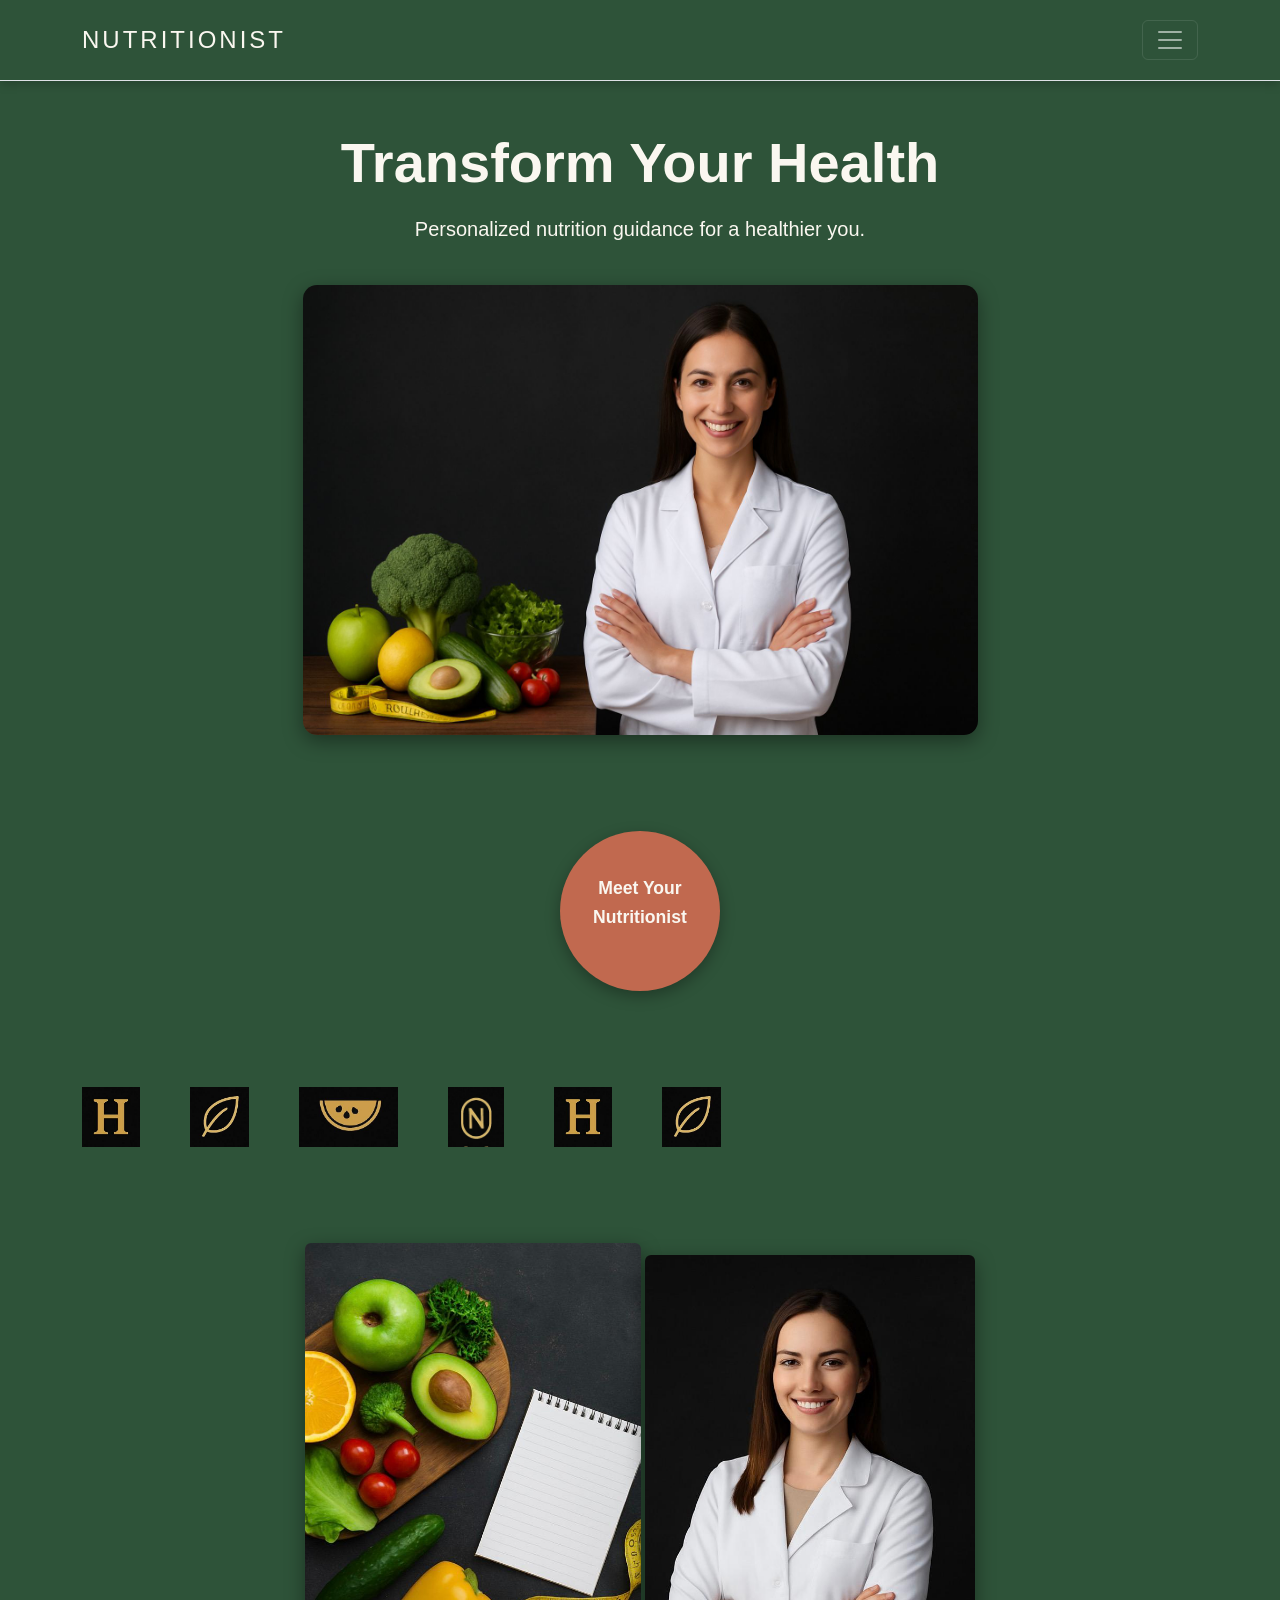
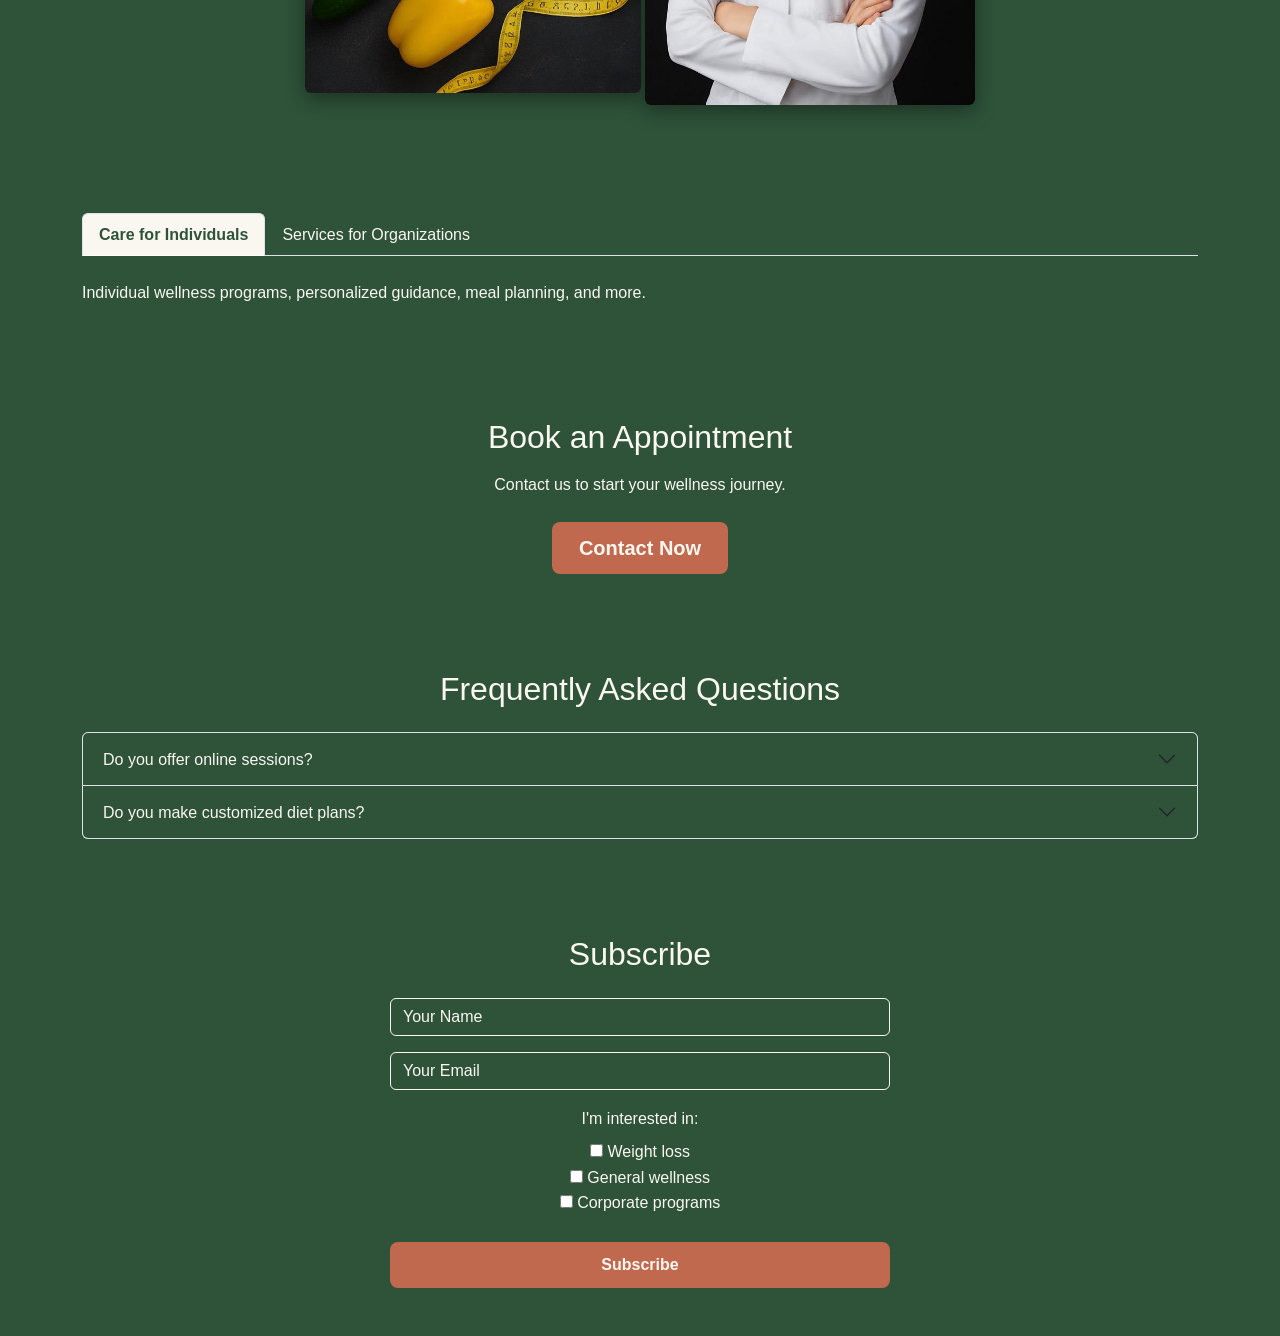
<file: index.html>
<!DOCTYPE html>
<html lang="en">
  <head>
    <meta charset="UTF-8" />
    <meta name="viewport" content="width=device-width, initial-scale=1.0" />
    <title>Nutritionist Website</title>
    <!-- Bootstrap -->
    <link
      href="https://cdn.jsdelivr.net/npm/bootstrap@5.3.2/dist/css/bootstrap.min.css"
      rel="stylesheet"
    />
    <!-- Custom CSS -->
    <link rel="stylesheet" href="assets/css/style.css" />
  </head>
  <body>
    <!-- NAVBAR -->
    <nav class="navbar navbar-expand-lg navbar-dark py-3 border-bottom">
      <div class="container d-flex justify-content-between align-items-center">
        <a class="navbar-brand brand-logo" href="index.html">Nutritionist</a>
        <button
          class="navbar-toggler d-block"
          type="button"
          data-bs-toggle="offcanvas"
          data-bs-target="#sidebarMenu"
        >
          <span class="navbar-toggler-icon"></span>
        </button>
      </div>
    </nav>

    <!-- SIDEBAR -->
    <div class="offcanvas offcanvas-start" tabindex="-1" id="sidebarMenu">
      <div class="offcanvas-header">
        <h5 class="offcanvas-title fw-bold">Menu</h5>
        <button
          type="button"
          class="btn-close"
          data-bs-dismiss="offcanvas"
        ></button>
      </div>
      <div class="offcanvas-body">
        <ul class="navbar-nav">
          <li class="nav-item">
            <a class="nav-link" href="index.html">Home</a>
          </li>
          <li class="nav-item">
            <a class="nav-link" href="bmi.html">BMI Calculator</a>
          </li>
          <li class="nav-item">
            <a class="nav-link" href="calorie.html">Calorie Calculator</a>
          </li>
          <li class="nav-item">
            <a class="nav-link" href="about.html">About Nutritionist</a>
          </li>
          <li class="nav-item">
            <a class="nav-link" href="success.html">Success Stories</a>
          </li>
          <li class="nav-item">
            <a class="nav-link" href="pricing.html">Pricing Plans</a>
          </li>
        </ul>
      </div>
    </div>

    <!-- HERO -->
    <section
      id="hero"
      class="hero-section d-flex align-items-center text-center py-5"
    >
      <div class="container">
        <h1 class="display-4 fw-bold">Transform Your Health</h1>
        <p class="lead mt-3">
          Personalized nutrition guidance for a healthier you.
        </p>
        <img
          src="assets/images/hero.jpeg"
          class="img-fluid mt-4 fake-img"
          alt="Hero Image"
        />
      </div>
    </section>

    <!-- CIRCLE INTRO -->
    <section class="py-5 text-center">
      <div class="container">
        <div class="circle-intro">
          <p>Meet Your Nutritionist</p>
        </div>
      </div>
    </section>

    <!-- LOGO SLIDER -->
    <section class="py-5">
      <div class="container overflow-hidden">
        <div class="logo-track">
          <img src="assets/images/logo1.jpeg" class="logo-item" alt="logo" />
          <img src="assets/images/logo2.jpeg" class="logo-item" alt="logo" />
          <img src="assets/images/logo3.jpeg" class="logo-item" alt="logo" />
          <img src="assets/images/logo4.jpeg" class="logo-item" alt="logo" />
          <img src="assets/images/logo1.jpeg" class="logo-item" alt="logo" />
          <img src="assets/images/logo2.jpeg" class="logo-item" alt="logo" />
        </div>
      </div>
    </section>
    <!-- IMAGE SECTION -->
    <section class="py-5">
      <div class="container text-center">
        <img
          src="assets/images/pic1.jpeg"
          class="img-fluid rounded fake-img mb-4"
          alt="pic"
        />
        <img
          src="assets/images/pic2.jpeg"
          class="img-fluid rounded fake-img"
          alt="pic"
        />
      </div>
    </section>

    <!-- TABS SECTION -->
    <section class="py-5" id="services">
      <div class="container">
        <ul class="nav nav-tabs mb-4" id="servicesTab">
          <li class="nav-item">
            <button
              class="nav-link active"
              data-bs-toggle="tab"
              data-bs-target="#indiv"
            >
              Care for Individuals
            </button>
          </li>
          <li class="nav-item">
            <button class="nav-link" data-bs-toggle="tab" data-bs-target="#org">
              Services for Organizations
            </button>
          </li>
        </ul>
        <div class="tab-content">
          <div class="tab-pane fade show active" id="indiv">
            <p>
              Individual wellness programs, personalized guidance, meal
              planning, and more.
            </p>
          </div>
          <div class="tab-pane fade" id="org">
            <p>
              Corporate wellness programs, workshops, and health consultations
              for organizations.
            </p>
          </div>
        </div>
      </div>
    </section>

    <!-- CONTACT -->
    <section id="contact" class="py-5 text-center">
      <div class="container">
        <h2 class="mb-3">Book an Appointment</h2>
        <p class="mb-4">Contact us to start your wellness journey.</p>
        <a href="#" class="btn btn-terracotta btn-lg">Contact Now</a>
      </div>
    </section>

    <!-- FAQ -->
    <section id="faq" class="py-5">
      <div class="container">
        <h2 class="text-center mb-4">Frequently Asked Questions</h2>
        <div class="accordion" id="faqAccordion">
          <div class="accordion-item">
            <h2 class="accordion-header">
              <button
                class="accordion-button collapsed"
                data-bs-toggle="collapse"
                data-bs-target="#q1"
              >
                Do you offer online sessions?
              </button>
            </h2>
            <div
              id="q1"
              class="accordion-collapse collapse"
              data-bs-parent="#faqAccordion"
            >
              <div class="accordion-body">
                Yes, we offer online consultation sessions for your convenience.
              </div>
            </div>
          </div>
          <div class="accordion-item">
            <h2 class="accordion-header">
              <button
                class="accordion-button collapsed"
                data-bs-toggle="collapse"
                data-bs-target="#q2"
              >
                Do you make customized diet plans?
              </button>
            </h2>
            <div
              id="q2"
              class="accordion-collapse collapse"
              data-bs-parent="#faqAccordion"
            >
              <div class="accordion-body">
                Absolutely! Every plan is personalized based on your goals and
                health condition.
              </div>
            </div>
          </div>
        </div>
      </div>
    </section>

    <!-- SUBSCRIBE -->
    <section class="py-5 text-center">
      <div class="container">
        <h2 class="mb-4">Subscribe</h2>
        <form class="mx-auto" style="max-width: 500px">
          <input
            type="text"
            class="form-control mb-3"
            placeholder="Your Name"
          />
          <input
            type="email"
            class="form-control mb-3"
            placeholder="Your Email"
          />
          <label class="form-label mb-2">I'm interested in:</label><br />
          <input type="checkbox" /> Weight loss<br />
          <input type="checkbox" /> General wellness<br />
          <input type="checkbox" /> Corporate programs<br /><br />
          <button type="submit" class="btn btn-terracotta w-100">
            Subscribe
          </button>
        </form>
      </div>
    </section>

    <!-- JS -->
    <script src="https://cdn.jsdelivr.net/npm/bootstrap@5.3.2/dist/js/bootstrap.bundle.min.js"></script>
    <script src="assets/js/script.js"></script>
  </body>
</html>
</file>
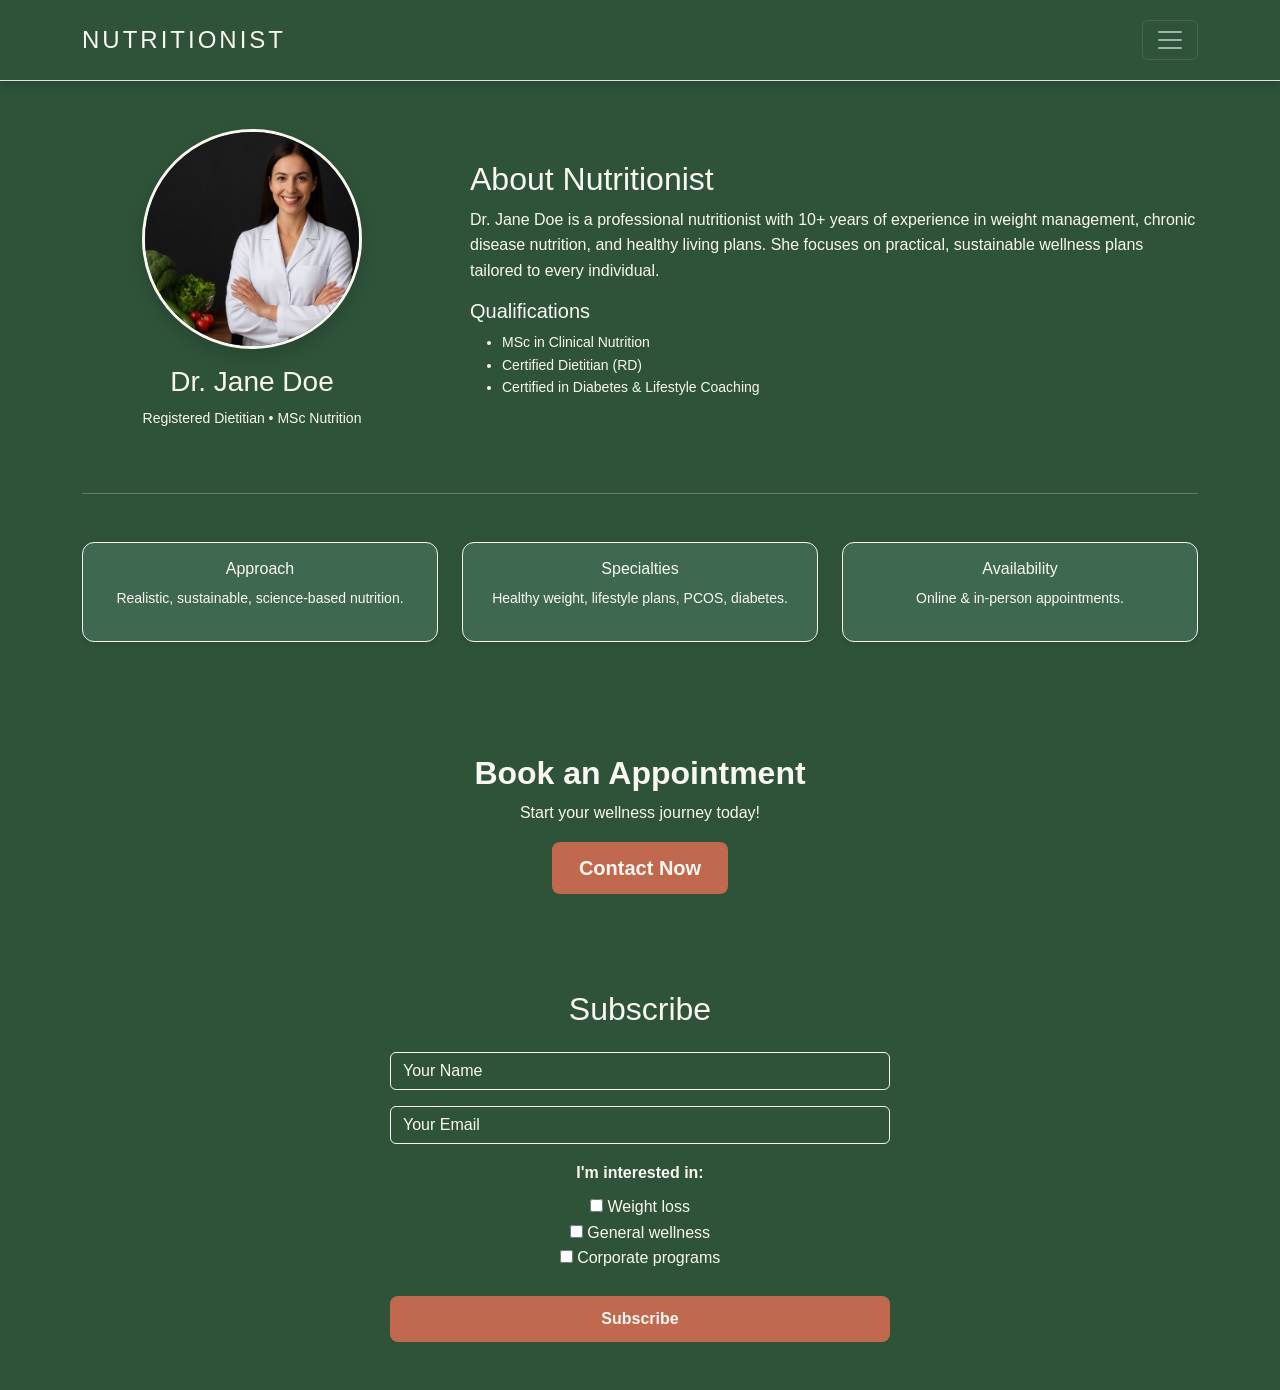
<file: about.html>
<!DOCTYPE html>
<html lang="en">
  <head>
    <meta charset="UTF-8" />
    <meta name="viewport" content="width=device-width, initial-scale=1.0" />
    <title>About Nutritionist | Nutritionist</title>

    <!-- Bootstrap -->
    <link
      href="https://cdn.jsdelivr.net/npm/bootstrap@5.3.2/dist/css/bootstrap.min.css"
      rel="stylesheet"
    />
    <!-- Custom CSS -->
    <link rel="stylesheet" href="assets/css/style.css" />
  </head>

  <body class="bg-forest text-cream">
    <!-- NAVBAR -->
    <nav class="navbar navbar-expand-lg navbar-dark py-3 border-bottom">
      <div class="container d-flex justify-content-between align-items-center">
        <a class="navbar-brand brand-logo" href="index.html">Nutritionist</a>
        <button
          class="navbar-toggler d-block"
          type="button"
          data-bs-toggle="offcanvas"
          data-bs-target="#sidebarMenu"
        >
          <span class="navbar-toggler-icon"></span>
        </button>
      </div>
    </nav>

    <!-- SIDEBAR -->
    <div class="offcanvas offcanvas-start" tabindex="-1" id="sidebarMenu">
      <div class="offcanvas-header">
        <h5 class="offcanvas-title fw-bold">Menu</h5>
        <button
          type="button"
          class="btn-close"
          data-bs-dismiss="offcanvas"
        ></button>
      </div>
      <div class="offcanvas-body">
        <ul class="navbar-nav">
          <li class="nav-item">
            <a class="nav-link text-cream" href="index.html">Home</a>
          </li>
          <li class="nav-item">
            <a class="nav-link text-cream" href="bmi.html">BMI Calculator</a>
          </li>
          <li class="nav-item">
            <a class="nav-link text-cream" href="calorie.html"
              >Calorie Calculator</a
            >
          </li>
          <li class="nav-item">
            <a class="nav-link active text-terracotta" href="about.html"
              >About Nutritionist</a
            >
          </li>
          <li class="nav-item">
            <a class="nav-link text-cream" href="success.html"
              >Success Stories</a
            >
          </li>
          <li class="nav-item">
            <a class="nav-link text-cream" href="pricing.html">Pricing Plans</a>
          </li>
        </ul>
      </div>
    </div>

    <!-- PAGE CONTENT -->
    <section class="container py-5">
      <div class="row g-5 align-items-center">
        <div class="col-md-4 text-center">
          <img
            src="assets/images/hero.jpeg"
            alt="Nutritionist"
            class="rounded-circle shadow"
            style="
              width: 220px;
              height: 220px;
              object-fit: cover;
              border: 3px solid var(--cream);
            "
          />
          <h3 class="mt-3">Dr. Jane Doe</h3>
          <p class="small">Registered Dietitian • MSc Nutrition</p>
        </div>

        <div class="col-md-8">
          <h2>About Nutritionist</h2>
          <p>
            Dr. Jane Doe is a professional nutritionist with 10+ years of
            experience in weight management, chronic disease nutrition, and
            healthy living plans. She focuses on practical, sustainable wellness
            plans tailored to every individual.
          </p>

          <h5 class="mt-3">Qualifications</h5>
          <ul class="small">
            <li>MSc in Clinical Nutrition</li>
            <li>Certified Dietitian (RD)</li>
            <li>Certified in Diabetes & Lifestyle Coaching</li>
          </ul>
        </div>
      </div>

      <hr class="my-5 border-cream" />

      <div class="row text-center">
        <div class="col-md-4 mb-3">
          <div class="card p-3 shadow-sm">
            <h6>Approach</h6>
            <p class="small">
              Realistic, sustainable, science-based nutrition.
            </p>
          </div>
        </div>

        <div class="col-md-4 mb-3">
          <div class="card p-3 shadow-sm">
            <h6>Specialties</h6>
            <p class="small">
              Healthy weight, lifestyle plans, PCOS, diabetes.
            </p>
          </div>
        </div>

        <div class="col-md-4 mb-3">
          <div class="card p-3 shadow-sm">
            <h6>Availability</h6>
            <p class="small">Online & in-person appointments.</p>
          </div>
        </div>
      </div>
    </section>

    <!-- CONTACT SECTION -->
    <section class="py-5 text-center bg-forest">
      <h2 class="fw-bold mb-2">Book an Appointment</h2>
      <p>Start your wellness journey today!</p>
      <a href="#" class="btn btn-terracotta btn-lg">Contact Now</a>
    </section>

    <!-- SUBSCRIBE SECTION -->
    <section class="py-5">
      <div class="container text-center">
        <h2 class="mb-4">Subscribe</h2>
        <form class="mx-auto" style="max-width: 500px">
          <input
            type="text"
            class="form-control mb-3"
            placeholder="Your Name"
          />
          <input
            type="email"
            class="form-control mb-3"
            placeholder="Your Email"
          />
          <label class="form-label fw-semibold">I'm interested in:</label><br />
          <input type="checkbox" /> Weight loss <br />
          <input type="checkbox" /> General wellness <br />
          <input type="checkbox" /> Corporate programs <br /><br />
          <button type="submit" class="btn btn-terracotta w-100">
            Subscribe
          </button>
        </form>
      </div>
    </section>

    <!-- JS -->
    <script src="https://cdn.jsdelivr.net/npm/bootstrap@5.3.2/dist/js/bootstrap.bundle.min.js"></script>
    <script src="assets/js/script.js"></script>
  </body>
</html>
</file>
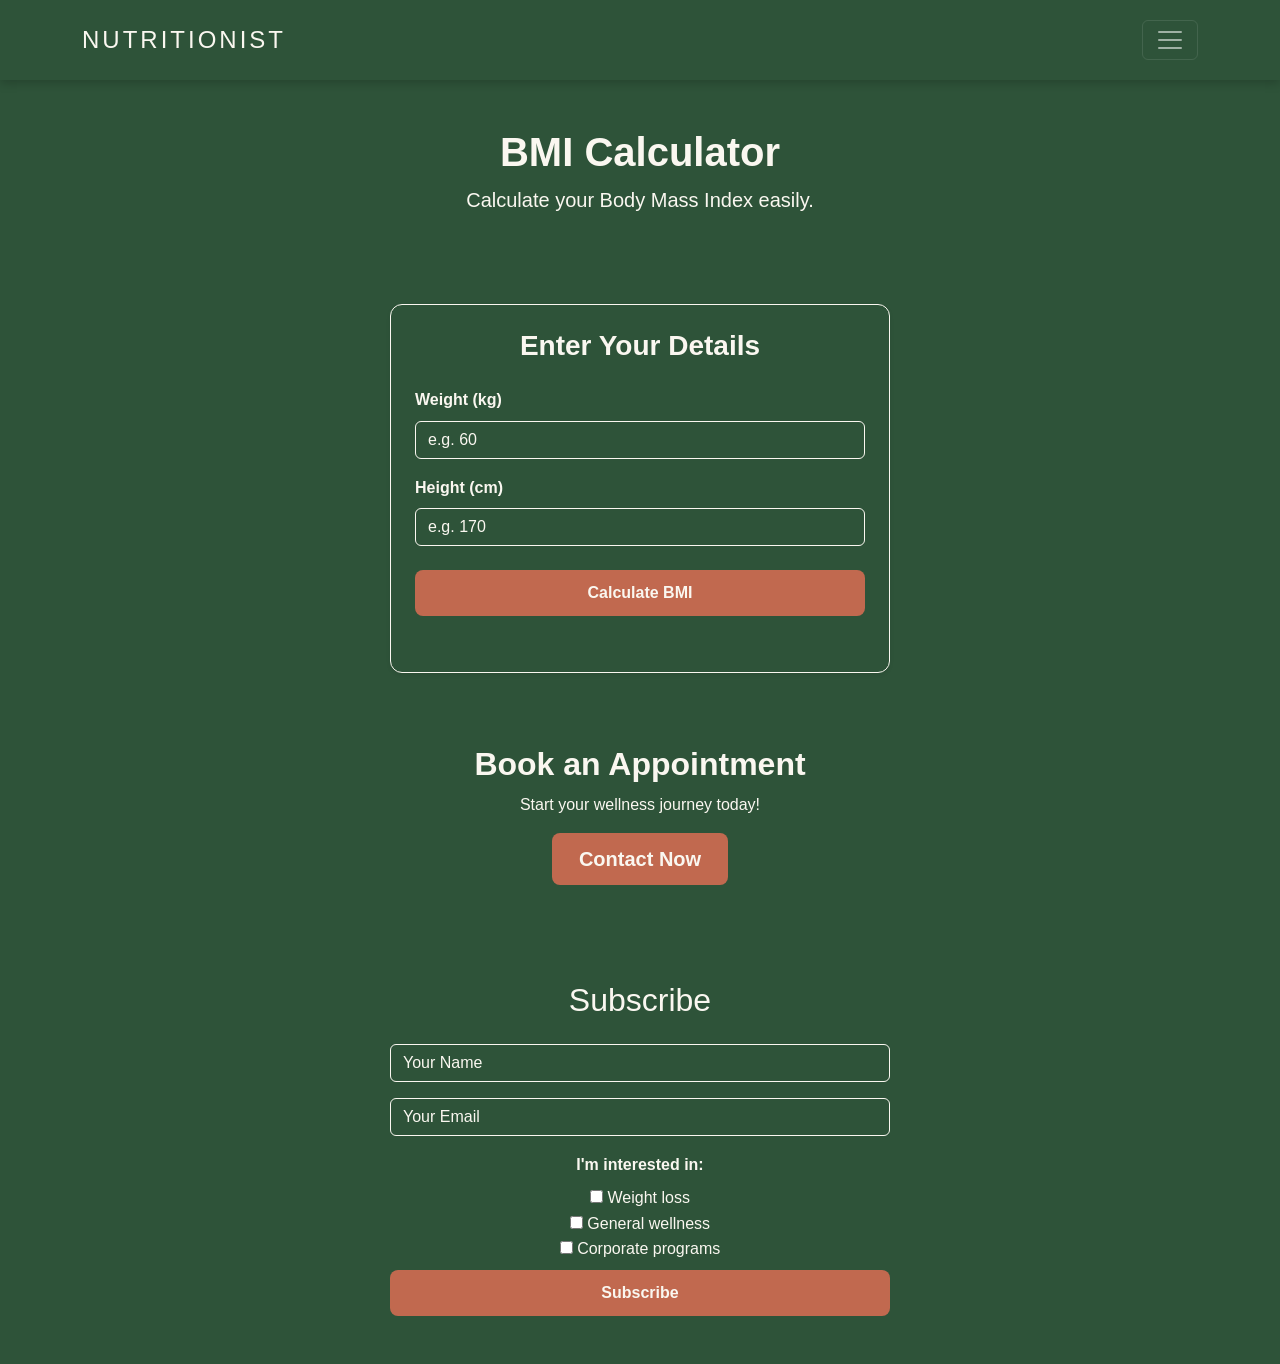
<file: bmi.html>
<!DOCTYPE html>
<html lang="en">
  <head>
    <meta charset="UTF-8" />
    <meta name="viewport" content="width=device-width, initial-scale=1.0" />
    <title>BMI Calculator</title>

    <!-- Bootstrap -->
    <link
      href="https://cdn.jsdelivr.net/npm/bootstrap@5.3.2/dist/css/bootstrap.min.css"
      rel="stylesheet"
    />
    <!-- Custom CSS -->
    <link rel="stylesheet" href="assets/css/style.css" />
  </head>
  <style>
    .form-label::checkbox {
      color: var(--cream);
      opacity: 1; /* ensures full opacity */
    }
  </style>
  <body>
    <!-- NAVBAR -->
    <nav class="navbar navbar-expand-lg navbar-dark py-3">
      <div class="container d-flex justify-content-between align-items-center">
        <a class="navbar-brand brand-logo" href="index.html">Nutritionist</a>
        <button
          class="navbar-toggler d-block"
          type="button"
          data-bs-toggle="offcanvas"
          data-bs-target="#sidebarMenu"
        >
          <span class="navbar-toggler-icon"></span>
        </button>
      </div>
    </nav>

    <!-- SIDEBAR -->
    <div class="offcanvas offcanvas-start" tabindex="-1" id="sidebarMenu">
      <div class="offcanvas-header">
        <h5 class="offcanvas-title fw-bold">Menu</h5>
        <button
          type="button"
          class="btn-close"
          data-bs-dismiss="offcanvas"
        ></button>
      </div>
      <div class="offcanvas-body">
        <ul class="navbar-nav">
          <li class="nav-item">
            <a class="nav-link" href="index.html">Home</a>
          </li>
          <li class="nav-item">
            <a class="nav-link active" href="bmi.html">BMI Calculator</a>
          </li>
          <li class="nav-item">
            <a class="nav-link" href="calorie.html">Calorie Calculator</a>
          </li>
          <li class="nav-item">
            <a class="nav-link" href="about.html">About Nutritionist</a>
          </li>
          <li class="nav-item">
            <a class="nav-link" href="success.html">Success Stories</a>
          </li>
          <li class="nav-item">
            <a class="nav-link" href="pricing.html">Pricing Plans</a>
          </li>
        </ul>
      </div>
    </div>

    <!-- PAGE TITLE -->
    <section class="text-center py-5">
      <div class="container">
        <h1 class="fw-bold">BMI Calculator</h1>
        <p class="lead">Calculate your Body Mass Index easily.</p>
      </div>
    </section>

    <!-- BMI CALCULATOR -->
    <section class="container py-4">
      <div
        class="card p-4 mx-auto shadow-sm"
        style="
          max-width: 500px;
          background-color: var(--forest);
          border: 1px solid var(--cream);
        "
      >
        <h3 class="text-center fw-bold mb-3 text-cream">Enter Your Details</h3>

        <label class="form-label mt-2 fw-semibold">Weight (kg)</label>
        <input
          type="number"
          class="form-control text-cream"
          id="bmiWeight"
          placeholder="e.g. 60"
        />

        <label class="form-label mt-3 fw-semibold">Height (cm)</label>
        <input
          type="number"
          class="form-control text-cream"
          id="bmiHeight"
          placeholder="e.g. 170"
        />

        <button class="btn btn-terracotta w-100 mt-4" onclick="calculateBMI()">
          Calculate BMI
        </button>

        <div class="text-center mt-4 text-cream">
          <h4 id="bmiResult"></h4>
        </div>
      </div>
    </section>

    <!-- CONTACT -->
    <section class="py-5 text-center bg-forest text-cream">
      <div class="container">
        <h2 class="fw-bold mb-2">Book an Appointment</h2>
        <p>Start your wellness journey today!</p>
        <a href="#" class="btn btn-terracotta btn-lg">Contact Now</a>
      </div>
    </section>

    <!-- SUBSCRIBE -->
    <section class="py-5 text-center">
      <div class="container">
        <h2 class="mb-4 text-cream">Subscribe</h2>
        <form class="mx-auto" style="max-width: 500px">
          <input
            type="text"
            class="form-control mb-3 text-cream"
            placeholder="Your Name"
          />
          <input
            type="email"
            class="form-control mb-3 text-cream"
            placeholder="Your Email"
          />

          <label class="form-label fw-semibold mb-2 text-cream"
            >I'm interested in:</label
          ><br />
          <input type="checkbox" class="mb-1" /> Weight loss<br />
          <input type="checkbox" class="mb-1" /> General wellness<br />
          <input type="checkbox" class="mb-3" /> Corporate programs<br />

          <button type="submit" class="btn btn-terracotta w-100">
            Subscribe
          </button>
        </form>
      </div>
    </section>

    <!-- JS -->
    <script src="https://cdn.jsdelivr.net/npm/bootstrap@5.3.2/dist/js/bootstrap.bundle.min.js"></script>
    <script src="assets/js/script.js"></script>
    <script>
      function calculateBMI() {
        const w = document.getElementById("bmiWeight").value;
        const h = document.getElementById("bmiHeight").value;
        if (!w || !h) {
          document.getElementById("bmiResult").innerText =
            "Please enter weight and height.";
          return;
        }
        const hM = h / 100;
        const bmi = (w / (hM * hM)).toFixed(1);
        let status = "";
        if (bmi < 18.5) status = "Underweight";
        else if (bmi < 24.9) status = "Healthy";
        else if (bmi < 29.9) status = "Overweight";
        else status = "Obese";
        document.getElementById(
          "bmiResult"
        ).innerText = `BMI: ${bmi} (${status})`;
      }
    </script>
  </body>
</html>
</file>
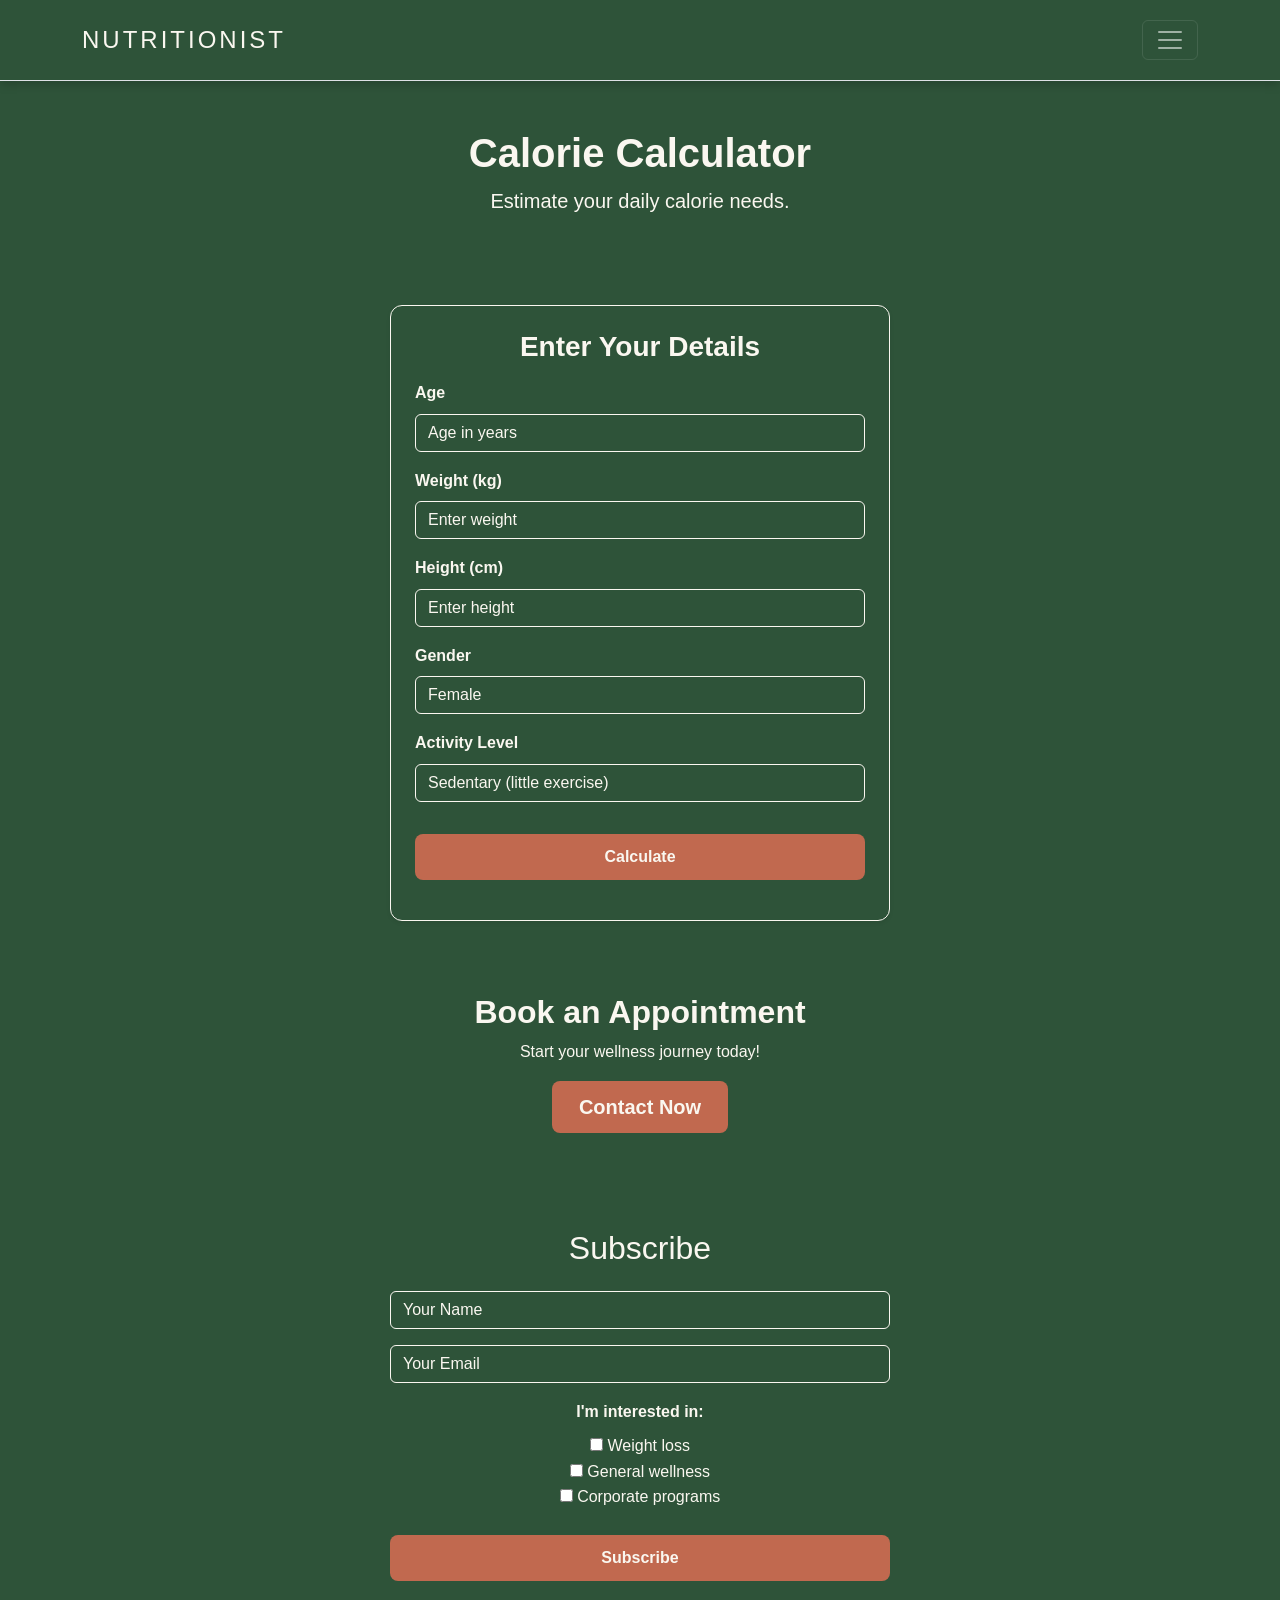
<file: calorie.html>
<!DOCTYPE html>
<html lang="en">
  <head>
    <meta charset="UTF-8" />
    <meta name="viewport" content="width=device-width, initial-scale=1.0" />
    <title>Calorie Calculator | Nutritionist</title>

    <!-- Bootstrap -->
    <link
      href="https://cdn.jsdelivr.net/npm/bootstrap@5.3.2/dist/css/bootstrap.min.css"
      rel="stylesheet"
    />
    <!-- Custom CSS -->
    <link rel="stylesheet" href="assets/css/style.css" />
  </head>

  <body class="bg-forest text-cream">
    <!-- NAVBAR -->
    <nav class="navbar navbar-expand-lg navbar-dark py-3 border-bottom">
      <div class="container d-flex justify-content-between align-items-center">
        <a class="navbar-brand brand-logo" href="index.html">Nutritionist</a>
        <button
          class="navbar-toggler d-block"
          type="button"
          data-bs-toggle="offcanvas"
          data-bs-target="#sidebarMenu"
        >
          <span class="navbar-toggler-icon"></span>
        </button>
      </div>
    </nav>

    <!-- SIDEBAR -->
    <div class="offcanvas offcanvas-start" tabindex="-1" id="sidebarMenu">
      <div class="offcanvas-header">
        <h5 class="offcanvas-title fw-bold">Menu</h5>
        <button
          type="button"
          class="btn-close"
          data-bs-dismiss="offcanvas"
        ></button>
      </div>
      <div class="offcanvas-body">
        <ul class="navbar-nav">
          <li class="nav-item">
            <a class="nav-link text-cream" href="index.html">Home</a>
          </li>
          <li class="nav-item">
            <a class="nav-link text-cream" href="bmi.html">BMI Calculator</a>
          </li>
          <li class="nav-item">
            <a class="nav-link active text-terracotta" href="calorie.html"
              >Calorie Calculator</a
            >
          </li>
          <li class="nav-item">
            <a class="nav-link text-cream" href="about.html"
              >About Nutritionist</a
            >
          </li>
          <li class="nav-item">
            <a class="nav-link text-cream" href="success.html"
              >Success Stories</a
            >
          </li>
          <li class="nav-item">
            <a class="nav-link text-cream" href="pricing.html">Pricing Plans</a>
          </li>
        </ul>
      </div>
    </div>

    <!-- PAGE TITLE -->
    <section class="container text-center py-5">
      <h1 class="fw-bold">Calorie Calculator</h1>
      <p class="lead">Estimate your daily calorie needs.</p>
    </section>

    <!-- CALORIE CALCULATOR CARD -->
    <section class="container py-4">
      <div
        class="card p-4 mx-auto shadow-sm"
        style="
          max-width: 500px;
          background-color: var(--forest);
          color: var(--cream);
        "
      >
        <h3 class="text-center fw-bold mb-3">Enter Your Details</h3>

        <label class="form-label fw-semibold">Age</label>
        <input
          type="number"
          id="calAge"
          class="form-control mb-3"
          placeholder="Age in years"
        />

        <label class="form-label fw-semibold">Weight (kg)</label>
        <input
          type="number"
          id="calWeight"
          class="form-control mb-3"
          placeholder="Enter weight"
        />

        <label class="form-label fw-semibold">Height (cm)</label>
        <input
          type="number"
          id="calHeight"
          class="form-control mb-3"
          placeholder="Enter height"
        />

        <label class="form-label fw-semibold">Gender</label>
        <select id="calGender" class="form-control mb-3">
          <option value="female">Female</option>
          <option value="male">Male</option>
        </select>

        <label class="form-label fw-semibold">Activity Level</label>
        <select id="calActivity" class="form-control mb-3">
          <option value="1.2">Sedentary (little exercise)</option>
          <option value="1.375">Light Exercise</option>
          <option value="1.55">Moderate Exercise</option>
          <option value="1.725">Heavy Exercise</option>
          <option value="1.9">Athlete</option>
        </select>

        <button
          class="btn btn-terracotta w-100 mt-3"
          onclick="calculateCalories()"
        >
          Calculate
        </button>

        <div id="calResult" class="text-center mt-3 fw-bold"></div>
      </div>
    </section>

    <!-- CONTACT SECTION -->
    <section
      class="py-5 text-center"
      style="background-color: var(--forest); color: var(--cream)"
    >
      <h2 class="fw-bold mb-2">Book an Appointment</h2>
      <p>Start your wellness journey today!</p>
      <a href="#" class="btn btn-terracotta btn-lg">Contact Now</a>
    </section>

    <!-- SUBSCRIBE SECTION -->
    <section class="py-5">
      <div class="container text-center">
        <h2 class="mb-4">Subscribe</h2>
        <form class="mx-auto" style="max-width: 500px">
          <input
            type="text"
            class="form-control mb-3"
            placeholder="Your Name"
          />
          <input
            type="email"
            class="form-control mb-3"
            placeholder="Your Email"
          />
          <label class="form-label fw-semibold">I'm interested in:</label><br />
          <input type="checkbox" /> Weight loss <br />
          <input type="checkbox" /> General wellness <br />
          <input type="checkbox" /> Corporate programs <br /><br />
          <button type="submit" class="btn btn-terracotta w-100">
            Subscribe
          </button>
        </form>
      </div>
    </section>

    <!-- JS -->
    <script src="https://cdn.jsdelivr.net/npm/bootstrap@5.3.2/dist/js/bootstrap.bundle.min.js"></script>
    <script src="assets/js/script.js"></script>
    <script>
      function calculateCalories() {
        const age = parseInt(document.getElementById("calAge").value);
        const weight = parseFloat(document.getElementById("calWeight").value);
        const height = parseFloat(document.getElementById("calHeight").value);
        const activity = parseFloat(
          document.getElementById("calActivity").value
        );
        const gender = document.getElementById("calGender").value;

        if (!age || !weight || !height) {
          document.getElementById("calResult").innerText =
            "Please fill all fields.";
          return;
        }

        let bmr;
        if (gender === "male") {
          bmr = 10 * weight + 6.25 * height - 5 * age + 5;
        } else {
          bmr = 10 * weight + 6.25 * height - 5 * age - 161;
        }

        const calories = Math.round(bmr * activity);
        document.getElementById(
          "calResult"
        ).innerText = `Daily Calorie Needs: ${calories}`;
      }
    </script>
  </body>
</html>
</file>
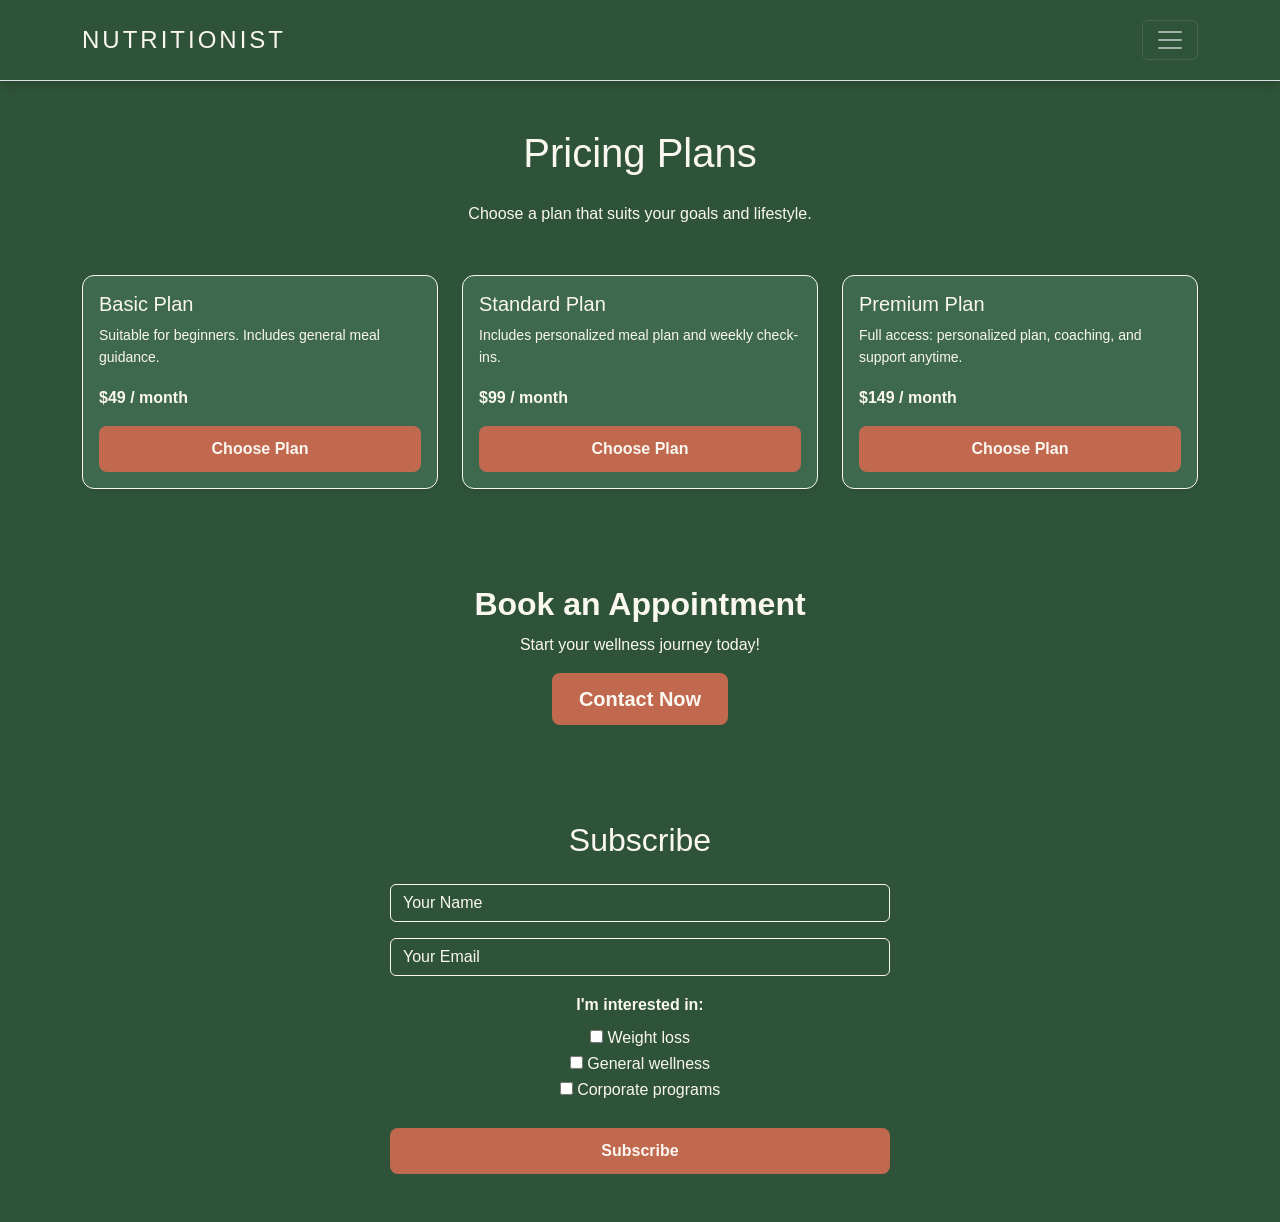
<file: pricing.html>
<!DOCTYPE html>
<html lang="en">
  <head>
    <meta charset="UTF-8" />
    <meta name="viewport" content="width=device-width, initial-scale=1.0" />
    <title>Pricing Plans | Nutritionist</title>

    <!-- Bootstrap CSS -->
    <link
      href="https://cdn.jsdelivr.net/npm/bootstrap@5.3.2/dist/css/bootstrap.min.css"
      rel="stylesheet"
    />
    <link rel="stylesheet" href="assets/css/style.css" />
  </head>

  <body class="bg-forest text-cream">
    <!-- NAVBAR -->
    <nav class="navbar navbar-expand-lg navbar-dark py-3 border-bottom">
      <div class="container d-flex justify-content-between align-items-center">
        <a class="navbar-brand brand-logo" href="index.html">Nutritionist</a>
        <button
          class="navbar-toggler d-block"
          type="button"
          data-bs-toggle="offcanvas"
          data-bs-target="#sidebarMenu"
        >
          <span class="navbar-toggler-icon"></span>
        </button>
      </div>
    </nav>

    <!-- SIDEBAR MENU -->
    <div class="offcanvas offcanvas-start" tabindex="-1" id="sidebarMenu">
      <div class="offcanvas-header">
        <h5 class="offcanvas-title fw-bold">Menu</h5>
        <button
          type="button"
          class="btn-close"
          data-bs-dismiss="offcanvas"
        ></button>
      </div>
      <div class="offcanvas-body">
        <ul class="navbar-nav">
          <li class="nav-item">
            <a class="nav-link text-cream" href="index.html">Home</a>
          </li>
          <li class="nav-item">
            <a class="nav-link text-cream" href="bmi.html">BMI Calculator</a>
          </li>
          <li class="nav-item">
            <a class="nav-link text-cream" href="calorie.html"
              >Calorie Calculator</a
            >
          </li>
          <li class="nav-item">
            <a class="nav-link text-cream" href="about.html"
              >About Nutritionist</a
            >
          </li>
          <li class="nav-item">
            <a class="nav-link text-cream" href="success.html"
              >Success Stories</a
            >
          </li>
          <li class="nav-item">
            <a class="nav-link active text-terracotta" href="pricing.html"
              >Pricing Plans</a
            >
          </li>
        </ul>
      </div>
    </div>

    <!-- MAIN CONTENT -->
    <section class="container py-5">
      <h1 class="text-center mb-4">Pricing Plans</h1>
      <p class="text-center mb-5">
        Choose a plan that suits your goals and lifestyle.
      </p>

      <div class="row g-4">
        <!-- Basic Plan -->
        <div class="col-md-4">
          <div class="card shadow-sm text-cream">
            <div class="card-body">
              <h5 class="card-title">Basic Plan</h5>
              <p class="small">
                Suitable for beginners. Includes general meal guidance.
              </p>
              <p class="fw-bold">$49 / month</p>
              <a href="#" class="btn btn-terracotta w-100">Choose Plan</a>
            </div>
          </div>
        </div>

        <!-- Standard Plan -->
        <div class="col-md-4">
          <div class="card shadow-sm text-cream">
            <div class="card-body">
              <h5 class="card-title">Standard Plan</h5>
              <p class="small">
                Includes personalized meal plan and weekly check-ins.
              </p>
              <p class="fw-bold">$99 / month</p>
              <a href="#" class="btn btn-terracotta w-100">Choose Plan</a>
            </div>
          </div>
        </div>

        <!-- Premium Plan -->
        <div class="col-md-4">
          <div class="card shadow-sm text-cream">
            <div class="card-body">
              <h5 class="card-title">Premium Plan</h5>
              <p class="small">
                Full access: personalized plan, coaching, and support anytime.
              </p>
              <p class="fw-bold">$149 / month</p>
              <a href="#" class="btn btn-terracotta w-100">Choose Plan</a>
            </div>
          </div>
        </div>
      </div>
    </section>

    <!-- CONTACT SECTION -->
    <section class="py-5 text-center bg-forest">
      <h2 class="fw-bold mb-2">Book an Appointment</h2>
      <p>Start your wellness journey today!</p>
      <a href="#" class="btn btn-terracotta btn-lg">Contact Now</a>
    </section>

    <!-- SUBSCRIBE SECTION -->
    <section class="py-5 text-center">
      <div class="container">
        <h2 class="mb-4">Subscribe</h2>
        <form class="mx-auto" style="max-width: 500px">
          <input
            type="text"
            class="form-control mb-3"
            placeholder="Your Name"
          />
          <input
            type="email"
            class="form-control mb-3"
            placeholder="Your Email"
          />
          <label class="form-label fw-semibold">I'm interested in:</label><br />
          <input type="checkbox" /> Weight loss <br />
          <input type="checkbox" /> General wellness <br />
          <input type="checkbox" /> Corporate programs <br /><br />
          <button type="submit" class="btn btn-terracotta w-100">
            Subscribe
          </button>
        </form>
      </div>
    </section>

    <!-- Bootstrap JS -->
    <script src="https://cdn.jsdelivr.net/npm/bootstrap@5.3.2/dist/js/bootstrap.bundle.min.js"></script>
    <script src="assets/js/script.js"></script>
  </body>
</html>
</file>
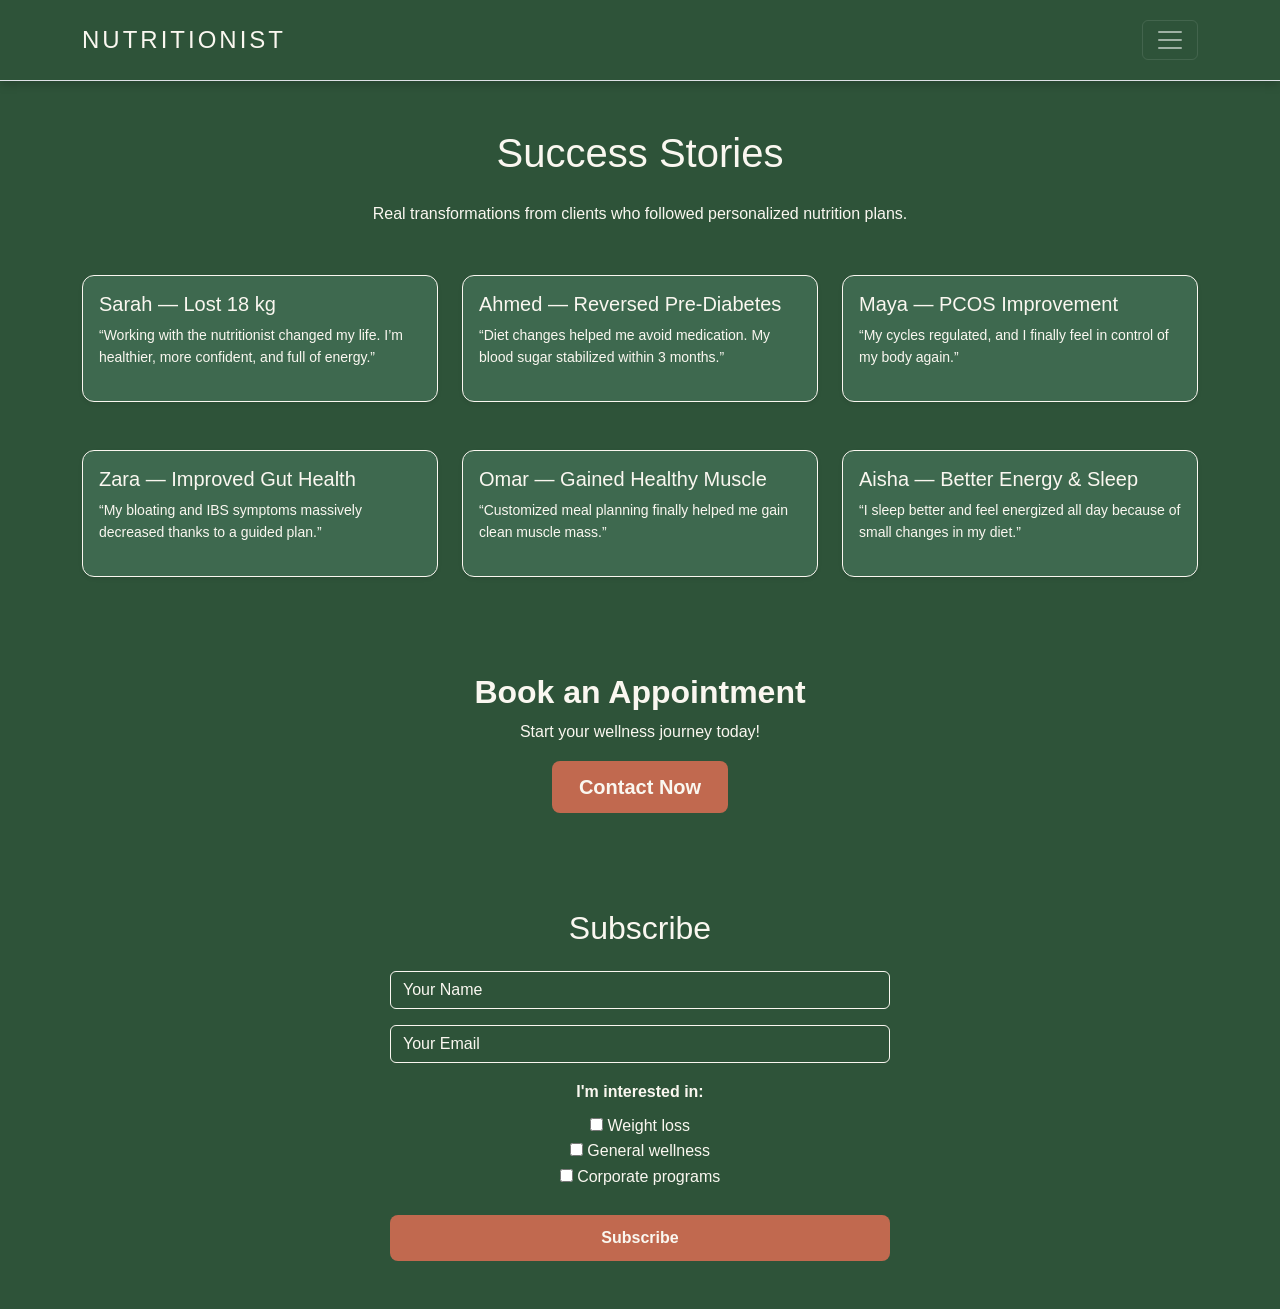
<file: success.html>
<!DOCTYPE html>
<html lang="en">
  <head>
    <meta charset="UTF-8" />
    <meta name="viewport" content="width=device-width, initial-scale=1.0" />
    <title>Success Stories | Nutritionist</title>

    <!-- Bootstrap CSS -->
    <link
      href="https://cdn.jsdelivr.net/npm/bootstrap@5.3.2/dist/css/bootstrap.min.css"
      rel="stylesheet"
    />
    <link rel="stylesheet" href="assets/css/style.css" />
  </head>

  <body class="bg-forest text-cream">
    <!-- NAVBAR -->
    <nav class="navbar navbar-expand-lg navbar-dark py-3 border-bottom">
      <div class="container d-flex justify-content-between align-items-center">
        <a class="navbar-brand brand-logo" href="index.html">Nutritionist</a>
        <button
          class="navbar-toggler d-block"
          type="button"
          data-bs-toggle="offcanvas"
          data-bs-target="#sidebarMenu"
        >
          <span class="navbar-toggler-icon"></span>
        </button>
      </div>
    </nav>

    <!-- SIDEBAR MENU -->
    <div class="offcanvas offcanvas-start" tabindex="-1" id="sidebarMenu">
      <div class="offcanvas-header">
        <h5 class="offcanvas-title fw-bold">Menu</h5>
        <button
          type="button"
          class="btn-close"
          data-bs-dismiss="offcanvas"
        ></button>
      </div>
      <div class="offcanvas-body">
        <ul class="navbar-nav">
          <li class="nav-item">
            <a class="nav-link text-cream" href="index.html">Home</a>
          </li>
          <li class="nav-item">
            <a class="nav-link text-cream" href="bmi.html">BMI Calculator</a>
          </li>
          <li class="nav-item">
            <a class="nav-link text-cream" href="calorie.html"
              >Calorie Calculator</a
            >
          </li>
          <li class="nav-item">
            <a class="nav-link text-cream" href="about.html"
              >About Nutritionist</a
            >
          </li>
          <li class="nav-item">
            <a class="nav-link active text-terracotta" href="success.html"
              >Success Stories</a
            >
          </li>
          <li class="nav-item">
            <a class="nav-link text-cream" href="pricing.html">Pricing Plans</a>
          </li>
        </ul>
      </div>
    </div>

    <!-- MAIN CONTENT -->
    <section class="container py-5">
      <h1 class="text-center mb-4">Success Stories</h1>
      <p class="text-center mb-5">
        Real transformations from clients who followed personalized nutrition
        plans.
      </p>

      <div class="row g-4">
        <div class="col-md-4">
          <div class="card shadow-sm">
            <div class="card-body">
              <h5>Sarah — Lost 18 kg</h5>
              <p class="small">
                “Working with the nutritionist changed my life. I’m healthier,
                more confident, and full of energy.”
              </p>
            </div>
          </div>
        </div>

        <div class="col-md-4">
          <div class="card shadow-sm">
            <div class="card-body">
              <h5>Ahmed — Reversed Pre-Diabetes</h5>
              <p class="small">
                “Diet changes helped me avoid medication. My blood sugar
                stabilized within 3 months.”
              </p>
            </div>
          </div>
        </div>

        <div class="col-md-4">
          <div class="card shadow-sm">
            <div class="card-body">
              <h5>Maya — PCOS Improvement</h5>
              <p class="small">
                “My cycles regulated, and I finally feel in control of my body
                again.”
              </p>
            </div>
          </div>
        </div>
      </div>

      <div class="row g-4 mt-4">
        <div class="col-md-4">
          <div class="card shadow-sm">
            <div class="card-body">
              <h5>Zara — Improved Gut Health</h5>
              <p class="small">
                “My bloating and IBS symptoms massively decreased thanks to a
                guided plan.”
              </p>
            </div>
          </div>
        </div>

        <div class="col-md-4">
          <div class="card shadow-sm">
            <div class="card-body">
              <h5>Omar — Gained Healthy Muscle</h5>
              <p class="small">
                “Customized meal planning finally helped me gain clean muscle
                mass.”
              </p>
            </div>
          </div>
        </div>

        <div class="col-md-4">
          <div class="card shadow-sm">
            <div class="card-body">
              <h5>Aisha — Better Energy & Sleep</h5>
              <p class="small">
                “I sleep better and feel energized all day because of small
                changes in my diet.”
              </p>
            </div>
          </div>
        </div>
      </div>
    </section>

    <!-- CONTACT SECTION -->
    <section class="py-5 text-center bg-forest">
      <h2 class="fw-bold mb-2">Book an Appointment</h2>
      <p>Start your wellness journey today!</p>
      <a href="#" class="btn btn-terracotta btn-lg">Contact Now</a>
    </section>

    <!-- SUBSCRIBE SECTION -->
    <section class="py-5 text-center">
      <div class="container">
        <h2 class="mb-4">Subscribe</h2>
        <form class="mx-auto" style="max-width: 500px">
          <input
            type="text"
            class="form-control mb-3"
            placeholder="Your Name"
          />
          <input
            type="email"
            class="form-control mb-3"
            placeholder="Your Email"
          />
          <label class="form-label fw-semibold">I'm interested in:</label><br />
          <input type="checkbox" /> Weight loss <br />
          <input type="checkbox" /> General wellness <br />
          <input type="checkbox" /> Corporate programs <br /><br />
          <button type="submit" class="btn btn-terracotta w-100">
            Subscribe
          </button>
        </form>
      </div>
    </section>

    <!-- Bootstrap JS -->
    <script src="https://cdn.jsdelivr.net/npm/bootstrap@5.3.2/dist/js/bootstrap.bundle.min.js"></script>
    <script src="assets/js/script.js"></script>
  </body>
</html>
</file>
<file: assets/css/style.css>
/* 🌲 Forest Green Theme */
:root {
  --forest: #2e5339;
  --cream: #faf7f0;
  --terracotta: #c1694f;
  --terracotta-dark: #a4553f;
}

/* ================= GLOBAL ================= */
body {
  background-color: var(--forest);
  color: var(--cream);
  font-family: "Poppins", sans-serif;
  line-height: 1.6;
}

h1,
h2,
h3,
h4,
h5,
h6 {
  color: var(--cream);
}

/* ================= NAVBAR ================= */
.navbar {
  background-color: var(--forest) !important;
  box-shadow: 0 3px 10px rgba(0, 0, 0, 0.2);
}
.brand-logo {
  color: var(--cream) !important;
  font-size: 1.5rem;
  letter-spacing: 3px;
  text-transform: uppercase;
}

/* ================= SIDEBAR ================= */
.offcanvas {
  background-color: var(--forest);
}
.offcanvas .nav-link {
  color: var(--cream);
  font-size: 1.1rem;
  margin: 6px 0;
  transition: 0.3s;
}
.offcanvas .nav-link:hover,
.offcanvas .nav-link.active {
  color: var(--terracotta) !important;
}

/* ================= HERO / SECTION ================= */
.hero-section,
.bg-forest {
  background-color: var(--forest);
  color: var(--cream);
}
.section-card {
  background-color: #3e694f;
  border-radius: 12px;
  padding: 25px;
  box-shadow: 0 6px 20px rgba(0, 0, 0, 0.3);
  border: 1px solid var(--cream);
  color: var(--cream);
}

/* ================= CARDS ================= */
.card {
  background-color: #3e694f;
  color: var(--cream);
  border-radius: 12px;
  box-shadow: 0 6px 20px rgba(0, 0, 0, 0.2);
  border: 1px solid var(--cream);
}
.card h5,
.card p {
  color: var(--cream);
}

/* ================= CIRCLE INTRO ================= */
.circle-intro {
  width: 160px;
  height: 160px;
  border-radius: 50%;
  display: flex;
  justify-content: center;
  align-items: center;
  background-color: var(--terracotta);
  color: var(--cream);
  font-weight: bold;
  font-size: 1.1rem;
  margin: 0 auto;
  box-shadow: 0 5px 15px rgba(0, 0, 0, 0.3);
}

/* ================= LOGO SLIDER ================= */
.logo-track {
  display: flex;
  gap: 50px;
  white-space: nowrap;
  animation: slideLeft 16s linear infinite;
}
.logo-item {
  height: 60px;
}
@keyframes slideLeft {
  0% {
    transform: translateX(100%);
  }
  100% {
    transform: translateX(-100%);
  }
}

/* ================= BUTTONS ================= */
.btn-terracotta {
  background-color: var(--terracotta);
  color: var(--cream);
  border-radius: 8px;
  font-weight: 600;
  padding: 10px 26px;
  transition: 0.3s;
}
.btn-terracotta:hover {
  background-color: var(--terracotta-dark);
}
.btn-terracotta.w-100 {
  width: 100%;
}

/* ================= TABS ================= */
.nav-tabs .nav-link.active {
  background-color: var(--cream);
  color: var(--forest) !important;
  border-radius: 6px 6px 0 0;
  font-weight: 600;
}
.nav-tabs .nav-link {
  color: var(--cream);
  font-weight: 500;
}

/* ================= ACCORDION ================= */
.accordion-button {
  background-color: var(--forest);
  color: var(--cream);
}
.accordion-button:focus {
  box-shadow: none;
}
.accordion-button:not(.collapsed) {
  background-color: var(--terracotta);
  color: var(--cream);
}
.accordion-body {
  background-color: var(--forest);
  color: var(--cream);
}

/* ================= FORM ================= */
.form-control {
  background-color: var(--forest);
  color: var(--cream);
  border: 1px solid var(--cream);
}
.form-control:focus {
  border-color: var(--terracotta);
  box-shadow: 0 0 0 0.2rem rgba(193, 105, 79, 0.25);
}
.form-label {
  color: var(--cream);
}
.form-control::placeholder {
  color: var(--cream);
  opacity: 1;
}

/* ================= CONTACT & SUBSCRIBE ================= */
.contact-section,
.subscribe-section {
  background-color: #3e694f;
  padding: 50px 0;
  text-align: center;
  border-top: 1px solid var(--cream);
}
.contact-section .btn,
.subscribe-section .btn {
  font-size: 1rem;
}
.subscribe-section input[type="text"],
.subscribe-section input[type="email"] {
  background-color: var(--forest);
  color: var(--cream);
  border: 1px solid var(--cream);
  margin-bottom: 15px;
}
.subscribe-section label {
  color: var(--cream);
}

/* ================= IMAGE ================= */
.fake-img {
  max-height: 450px; /* restores original size */
  width: auto; /* natural width */
  object-fit: cover;
  border-radius: 14px;
  box-shadow: 0 6px 20px rgba(0, 0, 0, 0.4);
}

img.rounded-circle {
  width: 180px;
  height: 180px;
  object-fit: cover;
  border: 3px solid var(--cream);
}

/* keep all images responsive but don't stretch */
img {
  max-width: 100%;
  height: auto;
}

/* ================= MISC ================= */
hr {
  border-color: var(--cream);
}
.text-cream {
  color: var(--cream) !important;
}
.bg-forest {
  background-color: var(--forest) !important;
}
</file>
